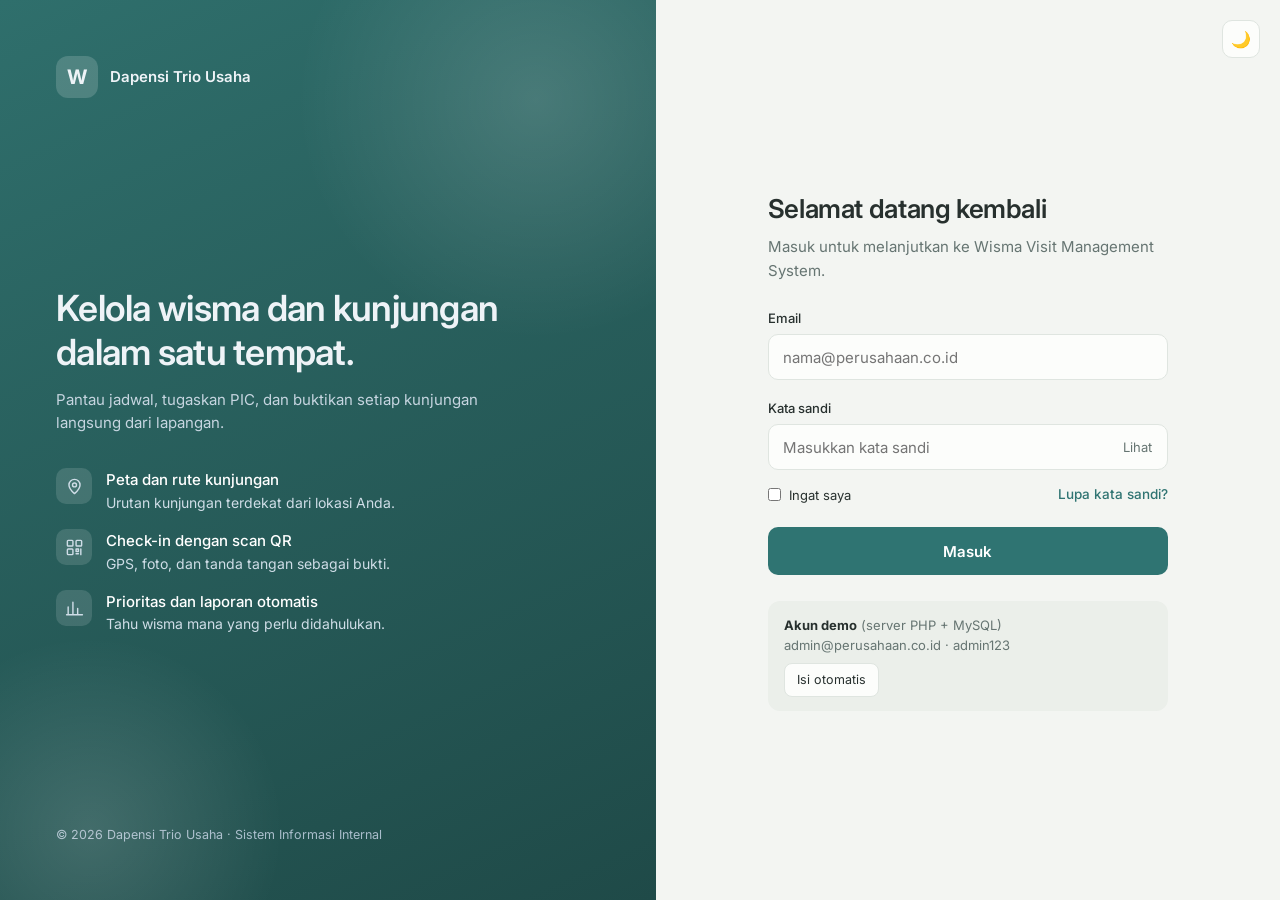
<file: wvms - Copy/login.html>
<!DOCTYPE html>
<html lang="id">

<head>
  <meta charset="UTF-8">
  <meta name="viewport" content="width=device-width, initial-scale=1">
  <title>Masuk · Wisma Visit Management System</title>
  <link href="https://fonts.googleapis.com/css2?family=Inter:wght@400;500;600;700&display=swap" rel="stylesheet">
  <link rel="stylesheet" href="css/tema.css?v=3">
  <style>
    :root {
      --pri2: color-mix(in srgb, var(--pri) 85%, #000);
      --soft: var(--th);
    }

    * {
      box-sizing: border-box;
      margin: 0;
    }

    body {
      font: 15px/1.55 Inter, system-ui, sans-serif;
      background: var(--bg);
      color: var(--tx);
      min-height: 100vh;
      display: grid;
      grid-template-columns: 1.05fr 1fr;
    }

    .brand {
      position: relative;
      overflow: hidden;
      padding: 56px;
      display: flex;
      flex-direction: column;
      justify-content: space-between;
      color: #eef3f7;
      background: linear-gradient(155deg, var(--br1), var(--br2));
    }

    .brand::before,
    .brand::after {
      content: "";
      position: absolute;
      border-radius: 50%;
      background: radial-gradient(circle, rgba(255, 255, 255, .14), transparent 65%);
    }

    .brand::before {
      width: 520px;
      height: 520px;
      top: -160px;
      right: -140px;
    }

    .brand::after {
      width: 420px;
      height: 420px;
      bottom: -140px;
      left: -120px;
    }

    .brand>* {
      position: relative;
    }

    .logo {
      display: flex;
      align-items: center;
      gap: 12px;
      font-weight: 600;
    }

    .logo i {
      width: 42px;
      height: 42px;
      border-radius: 12px;
      background: rgba(255, 255, 255, .16);
      display: grid;
      place-items: center;
      font-style: normal;
      font-weight: 700;
      font-size: 20px;
    }

    h1 {
      font-size: 36px;
      line-height: 1.2;
      font-weight: 600;
      letter-spacing: -.02em;
      max-width: 460px;
    }

    .brand p {
      color: #c6d5e0;
      max-width: 440px;
      margin-top: 14px;
    }

    ul {
      list-style: none;
      padding: 0;
      display: grid;
      gap: 16px;
      margin-top: 34px;
    }

    li {
      display: flex;
      gap: 14px;
      align-items: flex-start;
      color: #cfdde7;
      font-size: 14px;
    }

    li b {
      display: block;
      color: #fff;
      font-weight: 500;
      font-size: 15px;
    }

    li .ic {
      flex: none;
      width: 36px;
      height: 36px;
      border-radius: 10px;
      background: rgba(255, 255, 255, .13);
      display: grid;
      place-items: center;
    }

    svg {
      width: 19px;
      height: 19px;
      fill: none;
      stroke: currentColor;
      stroke-width: 1.8;
      stroke-linecap: round;
      stroke-linejoin: round;
    }

    .foot {
      font-size: 12.5px;
      color: #a9bdcb;
    }

    main {
      display: grid;
      place-items: center;
      padding: 32px;
      position: relative;
    }

    .tema {
      position: absolute;
      top: 20px;
      right: 20px;
      width: 38px;
      height: 38px;
      border-radius: 10px;
      border: 1px solid var(--bd);
      background: var(--sf);
      color: var(--tx);
      cursor: pointer;
      font-size: 16px;
    }

    .box {
      width: 100%;
      max-width: 400px;
    }

    .mlogo {
      display: none;
      align-items: center;
      gap: 10px;
      font-weight: 600;
      margin-bottom: 28px;
    }

    .mlogo i {
      width: 36px;
      height: 36px;
      border-radius: 10px;
      background: var(--pri);
      color: var(--bg);
      display: grid;
      place-items: center;
      font-style: normal;
      font-weight: 700;
    }

    h2 {
      font-size: 26px;
      font-weight: 600;
      letter-spacing: -.015em;
    }

    .sub {
      color: var(--mu);
      margin: 6px 0 26px;
    }

    label {
      display: block;
      font-size: 13px;
      font-weight: 500;
      margin-bottom: 6px;
    }

    .f {
      margin-bottom: 18px;
    }

    .in {
      position: relative;
    }

    input[type=email],
    input[type=password],
    input[type=text] {
      width: 100%;
      height: 46px;
      padding: 0 14px;
      border-radius: 10px;
      border: 1px solid var(--bd);
      background: var(--sf);
      color: var(--tx);
      font: inherit;
    }

    input:focus {
      outline: none;
      border-color: var(--pri);
      box-shadow: 0 0 0 3px color-mix(in srgb, var(--pri) 24%, transparent);
    }

    .eye {
      position: absolute;
      right: 6px;
      top: 6px;
      height: 34px;
      padding: 0 10px;
      border: 0;
      background: none;
      color: var(--mu);
      cursor: pointer;
      font: inherit;
      font-size: 13px;
      border-radius: 8px;
    }

    .row {
      display: flex;
      justify-content: space-between;
      align-items: center;
      margin: -4px 0 22px;
      font-size: 13.5px;
    }

    .row label {
      display: flex;
      align-items: center;
      gap: 8px;
      margin: 0;
      font-weight: 400;
      cursor: pointer;
    }

    .row a {
      color: var(--pri);
      text-decoration: none;
      font-weight: 500;
    }

    button.go {
      width: 100%;
      height: 48px;
      border: 0;
      border-radius: 10px;
      background: var(--pri);
      color: #fff;
      font: inherit;
      font-weight: 600;
      cursor: pointer;
      display: flex;
      align-items: center;
      justify-content: center;
      gap: 10px;
      transition: background .15s;
    }

    [data-t=dark] button.go {
      color: #12171c;
    }

    button.go:hover {
      background: var(--pri2);
    }

    button.go:disabled {
      opacity: .7;
      cursor: wait;
    }

    .spin {
      width: 16px;
      height: 16px;
      border-radius: 50%;
      border: 2px solid currentColor;
      border-right-color: transparent;
      animation: r .7s linear infinite;
    }

    @keyframes r {
      to {
        transform: rotate(360deg);
      }
    }

    .msg {
      border-radius: 10px;
      padding: 11px 14px;
      font-size: 13.5px;
      margin-bottom: 18px;
    }

    .msg.ok {
      background: color-mix(in srgb, var(--ok) 14%, transparent);
      color: var(--ok);
    }

    .msg.er {
      background: color-mix(in srgb, var(--er) 14%, transparent);
      color: var(--er);
    }

    .shake {
      animation: s .35s;
    }

    @keyframes s {
      25% {
        transform: translateX(-6px);
      }

      75% {
        transform: translateX(6px);
      }
    }

    .demo {
      margin-top: 26px;
      padding: 14px 16px;
      border-radius: 12px;
      background: var(--soft);
      font-size: 13px;
      color: var(--mu);
    }

    .demo b {
      color: var(--tx);
    }

    .demo button {
      margin-top: 8px;
      border: 1px solid var(--bd);
      background: var(--sf);
      color: var(--tx);
      border-radius: 8px;
      padding: 6px 12px;
      cursor: pointer;
      font: inherit;
      font-size: 12.5px;
    }

    @media (max-width: 860px) {
      body {
        grid-template-columns: 1fr;
      }

      .brand {
        display: none;
      }

      .mlogo {
        display: flex;
      }
    }
  </style>
</head>

<body>
  <section class="brand">
    <div class="logo"><i>W</i> Dapensi Trio Usaha</div>
    <div>
      <h1>Kelola wisma dan kunjungan dalam satu tempat.</h1>
      <p>Pantau jadwal, tugaskan PIC, dan buktikan setiap kunjungan langsung dari lapangan.</p>
      <ul>
        <li><span class="ic"><svg viewBox="0 0 24 24">
              <path d="M12 21s7-6.2 7-11a7 7 0 1 0-14 0c0 4.8 7 11 7 11z" />
              <circle cx="12" cy="10" r="2.5" />
            </svg></span>
          <div><b>Peta dan rute kunjungan</b>Urutan kunjungan terdekat dari lokasi Anda.</div>
        </li>
        <li><span class="ic"><svg viewBox="0 0 24 24">
              <rect x="3" y="3" width="7" height="7" rx="1" />
              <rect x="14" y="3" width="7" height="7" rx="1" />
              <rect x="3" y="14" width="7" height="7" rx="1" />
              <path d="M14 14h3v3h-3zM20 14v7M14 20h3" />
            </svg></span>
          <div><b>Check-in dengan scan QR</b>GPS, foto, dan tanda tangan sebagai bukti.</div>
        </li>
        <li><span class="ic"><svg viewBox="0 0 24 24">
              <path d="M4 20V10M10 20V4M16 20v-8M22 20H2" />
            </svg></span>
          <div><b>Prioritas dan laporan otomatis</b>Tahu wisma mana yang perlu didahulukan.</div>
        </li>
      </ul>
    </div>
    <div class="foot">© 2026 Dapensi Trio Usaha · Sistem Informasi Internal</div>
  </section>

  <main>
    <button class="tema" id="tema" aria-label="Ganti tema terang/gelap">🌙</button>
    <div class="box">
      <div class="mlogo"><i>W</i> Dapensi Trio Usaha</div>
      <h2>Selamat datang kembali</h2>
      <p class="sub">Masuk untuk melanjutkan ke Wisma Visit Management System.</p>
      <div id="pesan" aria-live="polite"></div>
      <form id="form" novalidate>
        <div class="f"><label for="email">Email</label><input id="email" type="email" autocomplete="username"
            placeholder="nama@perusahaan.co.id" required></div>
        <div class="f"><label for="sandi">Kata sandi</label>
          <div class="in"><input id="sandi" type="password" autocomplete="current-password"
              placeholder="Masukkan kata sandi" required><button type="button" class="eye" id="eye">Lihat</button></div>
        </div>
        <div class="row"><label><input type="checkbox" id="ingat"> Ingat saya</label><a href="#" id="lupa">Lupa kata
            sandi?</a></div>
        <button class="go" id="go" type="submit">Masuk</button>
      </form>
      <div class="demo"><b>Akun demo</b> (server PHP + MySQL)<br>admin@perusahaan.co.id ·
        admin123<br><button type="button" id="isi">Isi otomatis</button></div>
    </div>
  </main>

  <script>
    (function () {
      var AKUN = [{ email: 'admin@perusahaan.co.id', sandi: 'admin123' }];
      var $ = function (i) { return document.getElementById(i); };
      var root = document.documentElement;
      try { root.dataset.p = localStorage.getItem('wvms.palet') || 'teal'; } catch (e) { }
      // Otoritas login ditentukan oleh session PHP, bukan localStorage/sessionStorage.
      // Bersihkan flag lama agar tidak terjadi loop ketika session server sudah habis.
      try {
        fetch('backend/index.php?action=me', { credentials: 'same-origin', headers: { 'Accept': 'application/json' } })
          .then(function (res) { return res.ok ? res.json() : null; })
          .then(function (data) {
            if (data && data.status === 'success') {
              location.replace('index.html');
            } else {
              localStorage.removeItem('wvms.sesi');
              sessionStorage.removeItem('wvms.sesi');
            }
          })
          .catch(function () {
            localStorage.removeItem('wvms.sesi');
            sessionStorage.removeItem('wvms.sesi');
          });
      } catch (e) {
        try { localStorage.removeItem('wvms.sesi'); sessionStorage.removeItem('wvms.sesi'); } catch (_) {}
      }
      // Tema: ikut pilihan terakhir di aplikasi, atau pengaturan sistem
      var t = localStorage.getItem('wvms.tema') || (matchMedia('(prefers-color-scheme: dark)').matches ? 'dark' : 'light');
      function setTema(v) { root.dataset.t = v; $('tema').textContent = v === 'dark' ? '☀️' : '🌙'; try { localStorage.setItem('wvms.tema', v); } catch (e) { } }
      setTema(t);
      $('tema').onclick = function () { setTema(root.dataset.t === 'dark' ? 'light' : 'dark'); };
      function pesan(teks, jenis) { $('pesan').innerHTML = teks ? '<div class="msg ' + jenis + '">' + teks + '</div>' : ''; }
      if (/[?&]keluar=1/.test(location.search)) { pesan('Anda telah keluar dengan aman.', 'ok'); history.replaceState(null, '', 'login.html'); }
      $('eye').onclick = function () { var p = $('sandi'), lihat = p.type === 'password'; p.type = lihat ? 'text' : 'password'; this.textContent = lihat ? 'Sembunyikan' : 'Lihat'; };
      $('lupa').onclick = function (e) { e.preventDefault(); pesan('Hubungi administrator untuk mengatur ulang kata sandi Anda.', 'er'); };
      $('isi').onclick = function () { $('email').value = AKUN[0].email; $('sandi').value = AKUN[0].sandi; };
      $('form').onsubmit = function (e) {
        e.preventDefault();
        var em = $('email').value.trim().toLowerCase(), pw = $('sandi').value;
        if (!em || !pw) return gagal('Isi email dan kata sandi terlebih dahulu.');

        var tombol = $('go');
        tombol.disabled = true;
        tombol.innerHTML = '<span class="spin"></span> Memeriksa…';
        pesan('');

        fetch('backend/index.php?action=login', {
          method: 'POST',
          credentials: 'same-origin',
          headers: { 'Content-Type': 'application/json', 'Accept': 'application/json' },
          body: JSON.stringify({ email: em, sandi: pw, ingat: $('ingat').checked })
        })
          .then(function (res) { return res.json(); })
          .then(function (data) {
            if (data.status === 'success') {
              location.replace('index.html');
            } else {
              tombol.disabled = false;
              tombol.textContent = 'Masuk';
              gagal(data.message || 'Email atau kata sandi salah.');
            }
          })
          .catch(function (err) {
            tombol.disabled = false;
            tombol.textContent = 'Masuk';
            gagal('Gagal terhubung ke server backend.');
          });
      };
      function gagal(teks) { pesan(teks, 'er'); var b = $('form'); b.classList.remove('shake'); void b.offsetWidth; b.classList.add('shake'); }
    })();
  </script>
</body>

</html>
</file>
<file: wvms - Copy/css/tema.css>
/* Tiga palet kalem (Teal, Biru, Pasir), masing-masing terang dan gelap. Diganti di Pengaturan > Tampilan. */
:root { --pri:#2f7472; --sec:#4f8a86; --bg:#f3f5f2; --sf:#fcfdfb; --bd:#dfe5e0; --th:#ebefea; --hv:#f0f4ef; --tx:#27302e; --mu:#667572; --ok:#3f8f6b; --wa:#b98a3c; --er:#c2645c; --in:#4a86a3; --nav:#2f7472; --br1:#2f6f6c; --br2:#1f4a48; }
[data-p=biru] { --pri:#3f6b8f; --sec:#5b7a94; --bg:#f2f5f8; --sf:#fbfcfd; --bd:#dde4ea; --th:#eaeff3; --hv:#f0f4f7; --tx:#26323d; --mu:#6d7b88; --in:#4a80a8; --nav:#3f6b8f; --br1:#35617f; --br2:#20394d; }
[data-p=pasir] { --pri:#9a6f4d; --sec:#a88467; --bg:#f6f2ec; --sf:#fdfbf8; --bd:#e6ded2; --th:#efe8de; --hv:#f3ede4; --tx:#33302b; --mu:#7a7268; --in:#6f8fa3; --nav:#8f6646; --br1:#8a6247; --br2:#5a3f2b; }
[data-t=dark] { --pri:#6db8b1; --sec:#5aa39c; --bg:#0f1516; --sf:#162022; --bd:#263436; --th:#1c2829; --hv:#1a2526; --tx:#d8e4e2; --mu:#86989a; --ok:#74bd9b; --wa:#d6b06a; --er:#e08a83; --in:#7ab4cf; --nav:#1b2c2d; --br1:#1f4a48; --br2:#142f2e; }
[data-p=biru][data-t=dark] { --pri:#7fa8c6; --sec:#6f93ae; --bg:#12171c; --sf:#1a2129; --bd:#2a3440; --th:#212a33; --hv:#1f2731; --tx:#dbe3ea; --mu:#8794a2; --in:#7fb0d3; --nav:#1f2b36; --br1:#2b4e69; --br2:#1c3345; }
[data-p=pasir][data-t=dark] { --pri:#d0a37a; --sec:#b98f69; --bg:#171411; --sf:#1f1b17; --bd:#322c26; --th:#26211c; --hv:#241f1a; --tx:#e6dfd5; --mu:#a09688; --in:#86a9bd; --nav:#2a2119; --br1:#5a3f2b; --br2:#3a281b; }

/* Lebih enak dibaca */
body { font-size: 14.5px; line-height: 1.6; }
.panel, .card { border-radius: 12px; box-shadow: 0 1px 2px rgba(0,0,0,.04), 0 6px 18px rgba(0,0,0,.035); }
[data-t=dark] .panel, [data-t=dark] .card { box-shadow: none; }
.btn, input, select, textarea { border-radius: 8px; }
.btn.p { background: var(--pri); border-color: var(--pri); color: #fff; }
[data-t=dark] .btn.p { color: #10181a; }
th { font-weight: 600; }
tbody tr { transition: background .12s; }
tbody tr:hover { background: var(--hv); }
#content.masuk { animation: masuk .25s ease-out; }
@keyframes masuk { from { opacity: 0; transform: translateY(6px); } to { opacity: 1; transform: none; } }
@media (prefers-reduced-motion: reduce) { #content.masuk { animation: none; } }
.palet { display: flex; gap: 12px; flex-wrap: wrap; }
.palet button { display: flex; align-items: center; gap: 12px; padding: 10px 16px; border: 2px solid var(--bd); border-radius: 12px; background: var(--sf); color: var(--tx); cursor: pointer; font: inherit; }
.palet button.on { border-color: var(--pri); }
.palet i { display: inline-block; width: 16px; height: 16px; border-radius: 50%; margin-right: -8px; border: 2px solid var(--sf); }

#nav .wrap { justify-content: center; }
.fl-inline { display: inline-flex; align-items: center; gap: 6px; font-size: 12.5px; color: var(--mu); }
.meter { height: 8px; border-radius: 99px; background: var(--th); margin: 8px 0; overflow: hidden; }
.meter i { display: block; height: 100%; border-radius: 99px; background: var(--ok); }
section[hidden] { display: none; }

/* Timeline riwayat wisma */
.tl { border-left: 2px solid var(--bd); margin: 0 0 0 8px; padding: 4px 0 0 20px; }
.tl .it { position: relative; margin-bottom: 18px; }
.tl .it::before { content: ""; position: absolute; left: -27px; top: 5px; width: 12px; height: 12px; border-radius: 50%; background: var(--pri); border: 2px solid var(--sf); }
.tl img { max-width: 170px; border-radius: 6px; margin: 6px 8px 0 0; }

/* Cetak lembar QR: hanya lembar QR yang tercetak */
#cetak-qr { display: none; }
@media print {
  body.cetak-qr { background: #fff !important; }
  body.cetak-qr > *:not(#cetak-qr) { display: none !important; }
  body.cetak-qr #cetak-qr { display: grid; grid-template-columns: repeat(3, 1fr); gap: 10px; padding: 8mm; }
  .kartu-qr { border: 1px dashed #999; border-radius: 6px; padding: 10px; text-align: center; break-inside: avoid; color: #000; }
  .kartu-qr b { display: block; font-size: 12pt; margin-top: 6px; }
  .kartu-qr span { font-size: 10pt; }
}
</file>
